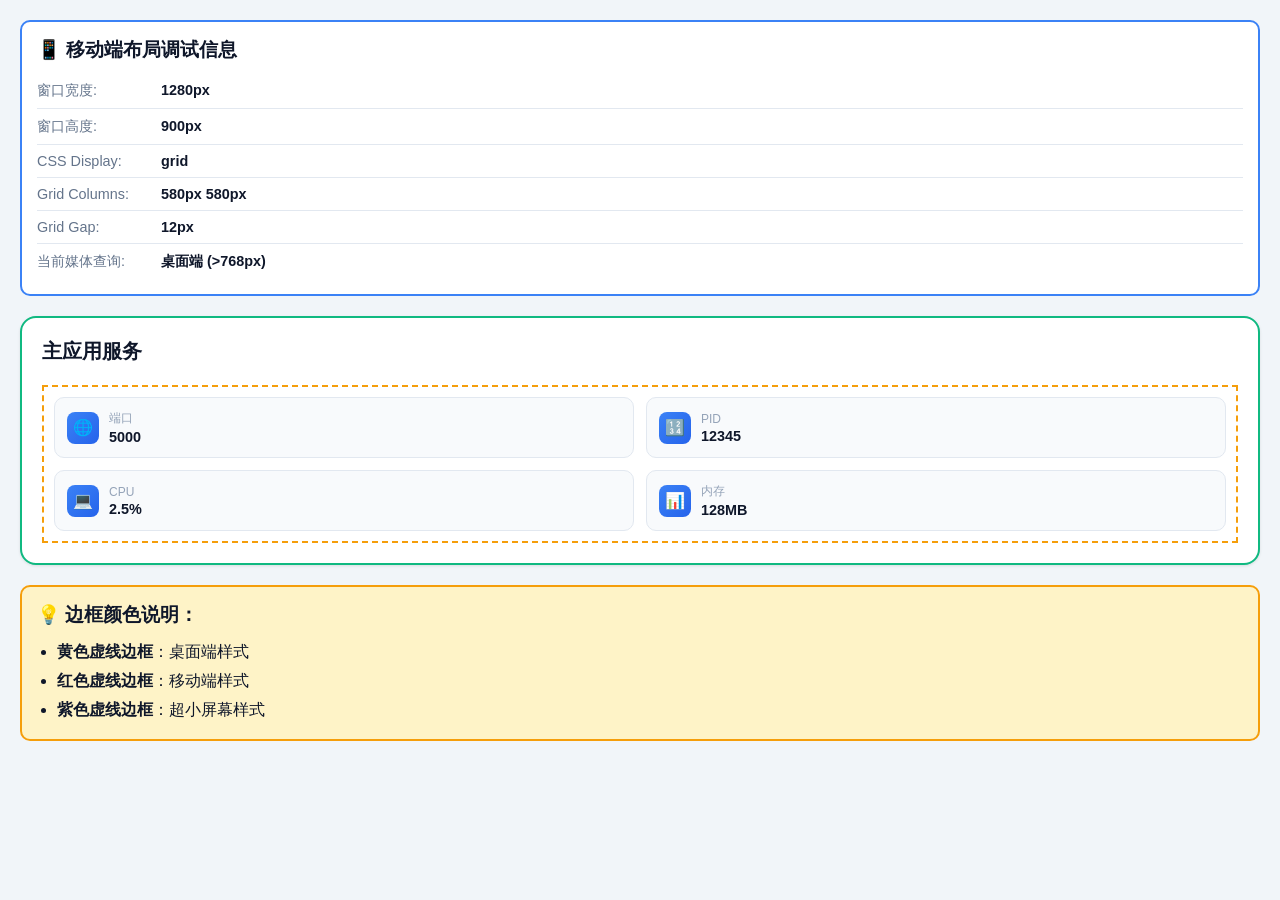
<file: debug-mobile.html>
<!DOCTYPE html>
<html lang="zh-CN">
<head>
    <meta charset="UTF-8">
    <meta name="viewport" content="width=device-width, initial-scale=1.0">
    <title>移动端布局调试</title>
    <style>
        * {
            margin: 0;
            padding: 0;
            box-sizing: border-box;
        }

        body {
            font-family: -apple-system, BlinkMacSystemFont, "Segoe UI", Roboto, sans-serif;
            background: #f1f5f9;
            padding: 20px;
        }

        .debug-info {
            background: white;
            padding: 15px;
            border-radius: 10px;
            margin-bottom: 20px;
            border: 2px solid #3b82f6;
        }

        .debug-info h2 {
            color: #0f172a;
            margin-bottom: 10px;
            font-size: 1.2rem;
        }

        .debug-item {
            padding: 8px 0;
            border-bottom: 1px solid #e2e8f0;
            font-size: 0.9rem;
        }

        .debug-item:last-child {
            border-bottom: none;
        }

        .debug-label {
            color: #64748b;
            display: inline-block;
            width: 120px;
        }

        .debug-value {
            color: #0f172a;
            font-weight: 600;
        }

        .service-card {
            background: #ffffff;
            border-radius: 16px;
            padding: 20px;
            box-shadow: 0 1px 3px 0 rgba(0, 0, 0, 0.1);
            margin-bottom: 20px;
            border: 2px solid #10b981;
        }

        .service-header {
            display: flex;
            justify-content: space-between;
            align-items: center;
            margin-bottom: 20px;
        }

        .service-title h3 {
            font-size: 1.25rem;
            color: #0f172a;
        }

        .info-grid {
            display: grid;
            grid-template-columns: repeat(2, 1fr);
            gap: 12px;
            border: 2px dashed #f59e0b;
            padding: 10px;
        }

        .info-item {
            background: #f8fafc;
            padding: 12px;
            border-radius: 10px;
            display: flex;
            align-items: center;
            gap: 10px;
            border: 1px solid #e2e8f0;
        }

        .info-icon {
            width: 32px;
            height: 32px;
            border-radius: 8px;
            background: linear-gradient(135deg, #3b82f6 0%, #2563eb 100%);
            display: flex;
            align-items: center;
            justify-content: center;
            font-size: 1rem;
            flex-shrink: 0;
        }

        .info-content {
            flex: 1;
            min-width: 0;
        }

        .info-label {
            font-size: 0.75rem;
            color: #94a3b8;
            margin-bottom: 2px;
        }

        .info-value {
            font-size: 0.9rem;
            font-weight: 600;
            color: #0f172a;
        }

        /* 移动端样式 */
        @media (max-width: 768px) {
            .info-grid {
                display: grid !important;
                grid-template-columns: repeat(2, 1fr) !important;
                gap: 10px;
                border-color: #ef4444 !important;
            }

            .info-item {
                padding: 10px;
            }
        }

        /* 超小屏幕 */
        @media (max-width: 480px) {
            .info-grid {
                display: grid !important;
                grid-template-columns: repeat(2, 1fr) !important;
                gap: 8px;
                border-color: #8b5cf6 !important;
            }

            .info-item {
                padding: 8px;
            }
        }
    </style>
</head>
<body>
    <div class="debug-info">
        <h2>📱 移动端布局调试信息</h2>
        <div class="debug-item">
            <span class="debug-label">窗口宽度:</span>
            <span class="debug-value" id="viewport-width">-</span>
        </div>
        <div class="debug-item">
            <span class="debug-label">窗口高度:</span>
            <span class="debug-value" id="viewport-height">-</span>
        </div>
        <div class="debug-item">
            <span class="debug-label">CSS Display:</span>
            <span class="debug-value" id="css-display">-</span>
        </div>
        <div class="debug-item">
            <span class="debug-label">Grid Columns:</span>
            <span class="debug-value" id="grid-columns">-</span>
        </div>
        <div class="debug-item">
            <span class="debug-label">Grid Gap:</span>
            <span class="debug-value" id="grid-gap">-</span>
        </div>
        <div class="debug-item">
            <span class="debug-label">当前媒体查询:</span>
            <span class="debug-value" id="media-query">-</span>
        </div>
    </div>

    <div class="service-card">
        <div class="service-header">
            <div class="service-title">
                <h3>主应用服务</h3>
            </div>
        </div>

        <div class="info-grid" id="info-grid">
            <div class="info-item">
                <div class="info-icon">🌐</div>
                <div class="info-content">
                    <div class="info-label">端口</div>
                    <div class="info-value">5000</div>
                </div>
            </div>
            <div class="info-item">
                <div class="info-icon">🔢</div>
                <div class="info-content">
                    <div class="info-label">PID</div>
                    <div class="info-value">12345</div>
                </div>
            </div>
            <div class="info-item">
                <div class="info-icon">💻</div>
                <div class="info-content">
                    <div class="info-label">CPU</div>
                    <div class="info-value">2.5%</div>
                </div>
            </div>
            <div class="info-item">
                <div class="info-icon">📊</div>
                <div class="info-content">
                    <div class="info-label">内存</div>
                    <div class="info-value">128MB</div>
                </div>
            </div>
        </div>
    </div>

    <div style="background: #fef3c7; padding: 15px; border-radius: 10px; border: 2px solid #f59e0b;">
        <h3 style="color: #0f172a; margin-bottom: 10px;">💡 边框颜色说明：</h3>
        <ul style="color: #0f172a; margin-left: 20px; line-height: 1.8;">
            <li><strong>黄色虚线边框</strong>：桌面端样式</li>
            <li><strong>红色虚线边框</strong>：移动端样式</li>
            <li><strong>紫色虚线边框</strong>：超小屏幕样式</li>
        </ul>
    </div>

    <script>
        function updateDebugInfo() {
            const width = window.innerWidth;
            const height = window.innerHeight;
            const infoGrid = document.getElementById('info-grid');
            const computedStyle = window.getComputedStyle(infoGrid);

            document.getElementById('viewport-width').textContent = width + 'px';
            document.getElementById('viewport-height').textContent = height + 'px';
            document.getElementById('css-display').textContent = computedStyle.display;
            document.getElementById('grid-columns').textContent = computedStyle.gridTemplateColumns;
            document.getElementById('grid-gap').textContent = computedStyle.gap;

            let mediaQuery = '桌面端 (>768px)';
            if (width <= 480) {
                mediaQuery = '超小屏幕 (≤480px)';
            } else if (width <= 768) {
                mediaQuery = '移动端 (≤768px)';
            }
            document.getElementById('media-query').textContent = mediaQuery;
        }

        // 初始化
        updateDebugInfo();

        // 监听窗口大小变化
        window.addEventListener('resize', updateDebugInfo);

        console.log('移动端布局调试页面已加载');
        console.log('Viewport width:', window.innerWidth);
        console.log('Viewport height:', window.innerHeight);
    </script>
</body>
</html>
</file>
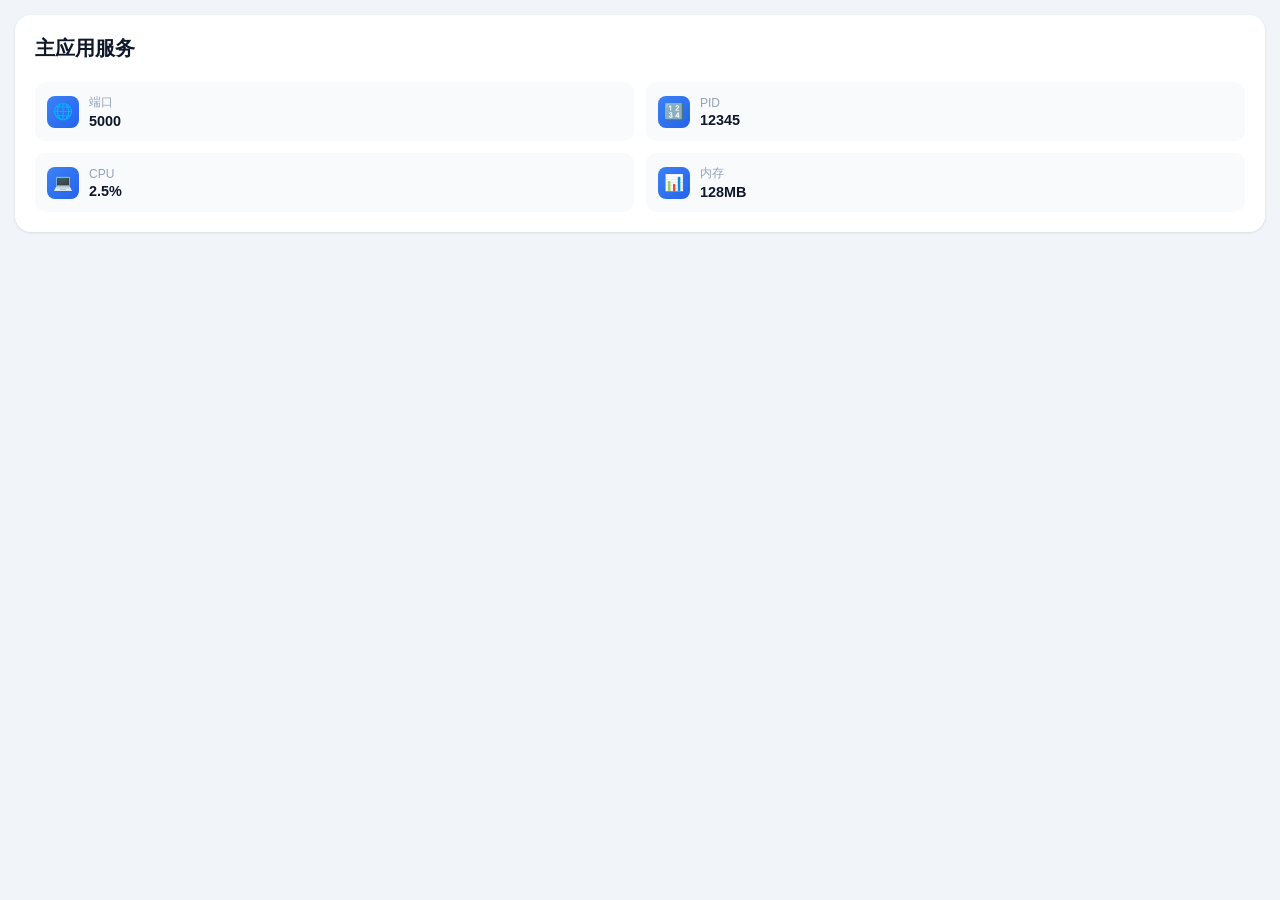
<file: test-mobile.html>
<!DOCTYPE html>
<html lang="zh-CN">
<head>
    <meta charset="UTF-8">
    <meta name="viewport" content="width=device-width, initial-scale=1.0">
    <title>移动端测试</title>
    <style>
        * {
            margin: 0;
            padding: 0;
            box-sizing: border-box;
        }

        body {
            font-family: -apple-system, BlinkMacSystemFont, "Segoe UI", Roboto, sans-serif;
            background: #f1f5f9;
            padding: 15px;
        }

        .service-card {
            background: #ffffff;
            border-radius: 16px;
            padding: 20px;
            box-shadow: 0 1px 3px 0 rgba(0, 0, 0, 0.1);
        }

        .service-header {
            display: flex;
            justify-content: space-between;
            align-items: center;
            margin-bottom: 20px;
        }

        .service-title h3 {
            font-size: 1.25rem;
            color: #0f172a;
        }

        .info-grid {
            display: grid;
            grid-template-columns: repeat(2, 1fr);
            gap: 12px;
        }

        .info-item {
            background: #f8fafc;
            padding: 12px;
            border-radius: 10px;
            display: flex;
            align-items: center;
            gap: 10px;
        }

        .info-icon {
            width: 32px;
            height: 32px;
            border-radius: 8px;
            background: linear-gradient(135deg, #3b82f6 0%, #2563eb 100%);
            display: flex;
            align-items: center;
            justify-content: center;
            font-size: 1rem;
            flex-shrink: 0;
        }

        .info-content {
            flex: 1;
            min-width: 0;
        }

        .info-label {
            font-size: 0.75rem;
            color: #94a3b8;
            margin-bottom: 2px;
        }

        .info-value {
            font-size: 0.9rem;
            font-weight: 600;
            color: #0f172a;
        }

        /* 移动端样式 */
        @media (max-width: 768px) {
            .info-grid {
                grid-template-columns: repeat(2, 1fr) !important;
                gap: 10px;
            }

            .info-item {
                padding: 10px;
            }

            .info-icon {
                width: 28px;
                height: 28px;
                font-size: 0.85rem;
            }

            .info-label {
                font-size: 0.7rem;
            }

            .info-value {
                font-size: 0.85rem;
            }
        }

        /* 超小屏幕 */
        @media (max-width: 480px) {
            .info-grid {
                grid-template-columns: repeat(2, 1fr) !important;
                gap: 8px;
            }

            .info-item {
                padding: 8px;
            }

            .info-icon {
                width: 24px;
                height: 24px;
                font-size: 0.8rem;
            }

            .info-label {
                font-size: 0.65rem;
            }

            .info-value {
                font-size: 0.8rem;
            }
        }
    </style>
</head>
<body>
    <div class="service-card">
        <div class="service-header">
            <div class="service-title">
                <h3>主应用服务</h3>
            </div>
        </div>

        <div class="info-grid">
            <div class="info-item">
                <div class="info-icon">🌐</div>
                <div class="info-content">
                    <div class="info-label">端口</div>
                    <div class="info-value">5000</div>
                </div>
            </div>
            <div class="info-item">
                <div class="info-icon">🔢</div>
                <div class="info-content">
                    <div class="info-label">PID</div>
                    <div class="info-value">12345</div>
                </div>
            </div>
            <div class="info-item">
                <div class="info-icon">💻</div>
                <div class="info-content">
                    <div class="info-label">CPU</div>
                    <div class="info-value">2.5%</div>
                </div>
            </div>
            <div class="info-item">
                <div class="info-icon">📊</div>
                <div class="info-content">
                    <div class="info-label">内存</div>
                    <div class="info-value">128MB</div>
                </div>
            </div>
        </div>
    </div>

    <script>
        // 添加调试信息
        console.log('Viewport width:', window.innerWidth);
        console.log('Viewport height:', window.innerHeight);

        const infoGrid = document.querySelector('.info-grid');
        const computedStyle = window.getComputedStyle(infoGrid);
        console.log('Grid template columns:', computedStyle.gridTemplateColumns);
        console.log('Display:', computedStyle.display);

        // 监听窗口大小变化
        window.addEventListener('resize', () => {
            console.log('Resize - Viewport width:', window.innerWidth);
            const infoGrid = document.querySelector('.info-grid');
            const computedStyle = window.getComputedStyle(infoGrid);
            console.log('Grid template columns:', computedStyle.gridTemplateColumns);
        });
    </script>
</body>
</html>
</file>
